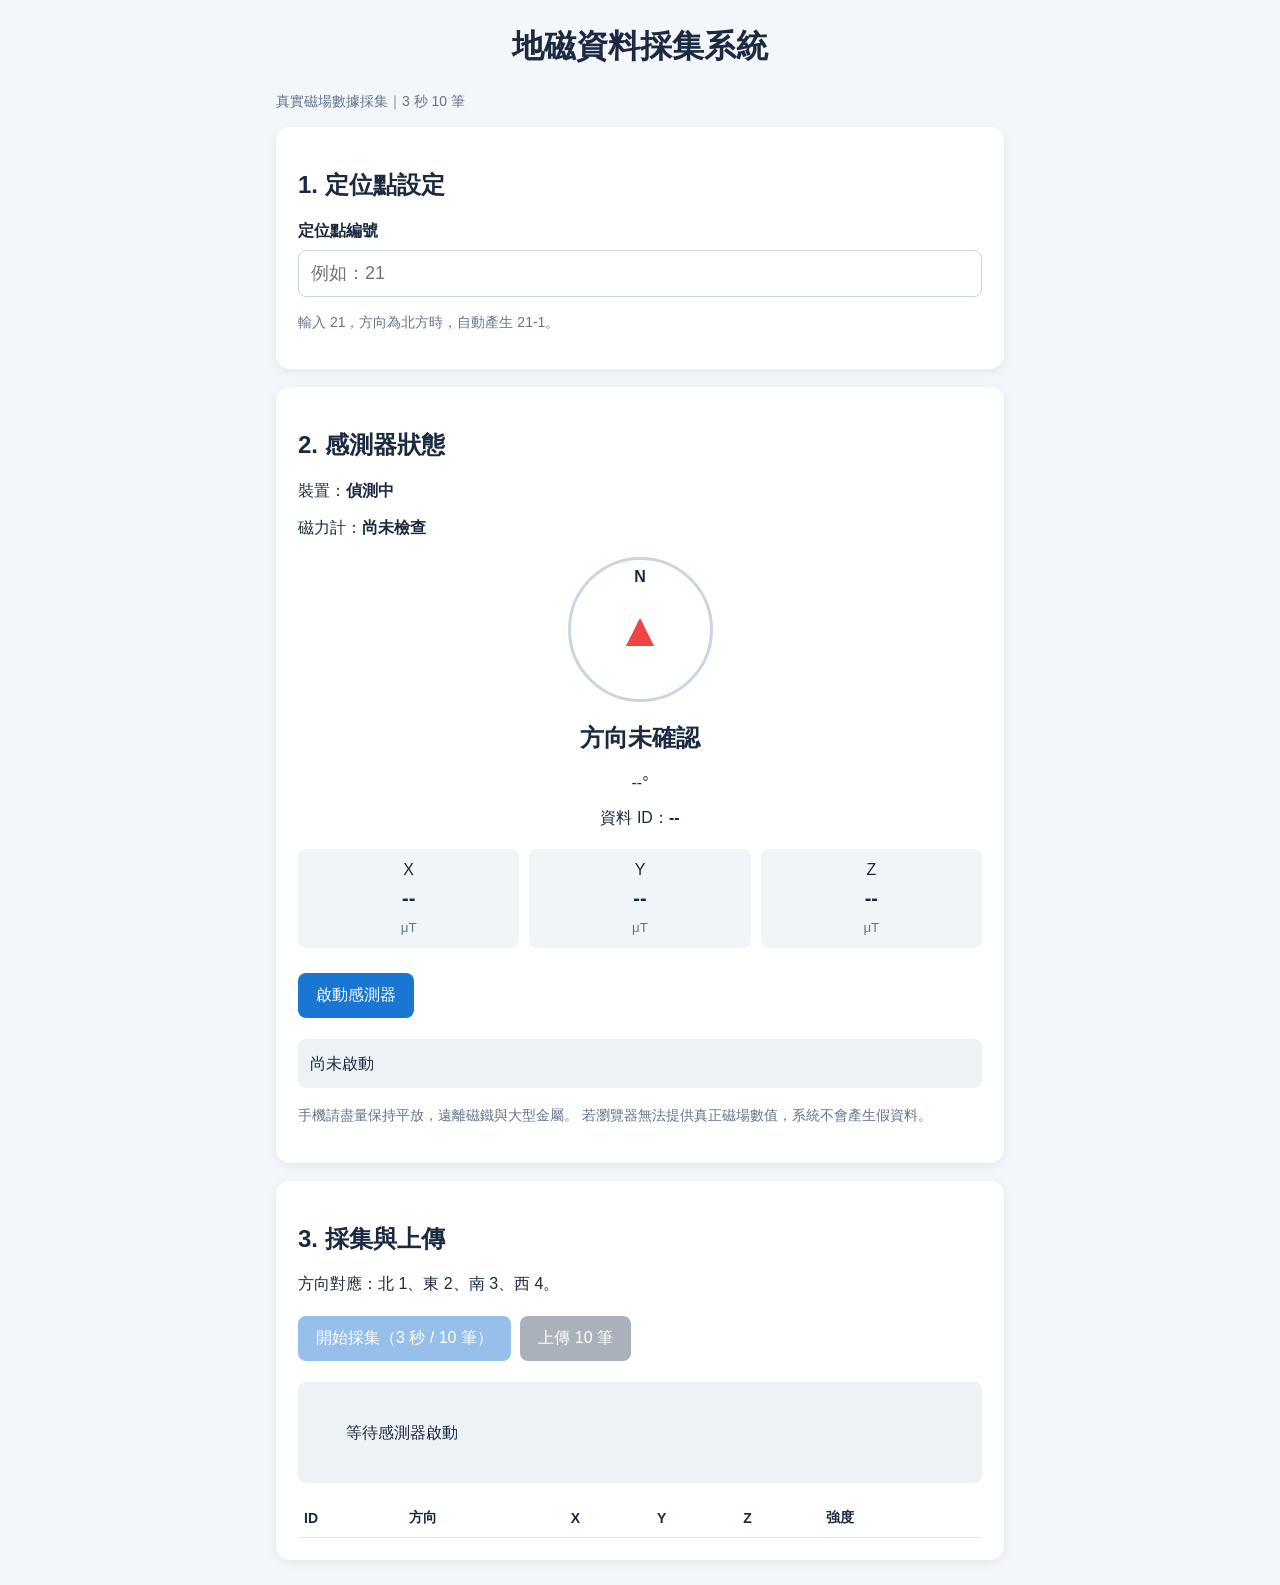
<file: admin.html>
<!DOCTYPE html>
<html lang="zh-Hant">
<head>
  <meta charset="UTF-8">
  <meta name="viewport" content="width=device-width, initial-scale=1">
  <title>地磁資料採集系統</title>
  <link rel="stylesheet" href="style.css">
</head>
<body>
  <main>
    <h1>地磁資料採集系統</h1>
    <p class="hint">真實磁場數據採集｜3 秒 10 筆</p>

    <section class="card">
      <h2>1. 定位點設定</h2>
      <label for="point">定位點編號</label>
      <input id="point" type="text"
             inputmode="numeric"
             placeholder="例如：21">
      <p class="hint">
        輸入 21，方向為北方時，自動產生 21-1。
      </p>
    </section>

    <section class="card">
      <h2>2. 感測器狀態</h2>

      <p>裝置：<strong id="device">偵測中</strong></p>
      <p>磁力計：<strong id="support">尚未檢查</strong></p>

      <div class="compass">
        <span class="north">N</span>
        <span id="needle" class="needle">▲</span>
      </div>

      <div class="center">
        <h2 id="heading">方向未確認</h2>
        <p id="degrees">--°</p>
        <p>資料 ID：<strong id="recordId">--</strong></p>
      </div>

      <div class="metrics">
        <div>X <strong id="x">--</strong><small>μT</small></div>
        <div>Y <strong id="y">--</strong><small>μT</small></div>
        <div>Z <strong id="z">--</strong><small>μT</small></div>
      </div>

      <button id="startSensors">啟動感測器</button>
      <p id="sensorStatus" class="status">尚未啟動</p>

      <p class="hint">
        手機請盡量保持平放，遠離磁鐵與大型金屬。
        若瀏覽器無法提供真正磁場數值，系統不會產生假資料。
      </p>
    </section>

    <section class="card">
      <h2>3. 採集與上傳</h2>

      <p>方向對應：北 1、東 2、南 3、西 4。</p>

      <button id="collect" disabled>
        開始採集（3 秒 / 10 筆）
      </button>

      <button id="upload" class="secondary" disabled>
        上傳 10 筆
      </button>

      <p id="collectStatus" class="status">
        等待感測器啟動
      </p>

      <div class="table-wrap">
        <table>
          <thead>
            <tr>
              <th>ID</th>
              <th>方向</th>
              <th>X</th>
              <th>Y</th>
              <th>Z</th>
              <th>強度</th>
            </tr>
          </thead>
          <tbody id="preview"></tbody>
        </table>
      </div>
    </section>
  </main>

  <script src="config.js"></script>
  <script src="magnetometer.js"></script>
  <script src="collector.js"></script>
</body>
</html>
</file>
<file: style.css>
:root {
  font-family: Arial, "Noto Sans TC", sans-serif;
  color: #1b2a40;
  background: #f3f6fb;
}

* {
  box-sizing: border-box;
}

body {
  margin: 0;
}

main {
  max-width: 760px;
  margin: 25px auto;
  padding: 0 16px;
}

h1 {
  text-align: center;
}

.card {
  background: #fff;
  padding: 22px;
  border-radius: 14px;
  margin-bottom: 18px;
  box-shadow: 0 3px 12px #00000010;
}

label {
  display: block;
  margin-bottom: 8px;
  font-weight: bold;
}

input {
  width: 100%;
  padding: 12px;
  font-size: 18px;
  border: 1px solid #cbd5e1;
  border-radius: 8px;
}

button {
  border: none;
  border-radius: 8px;
  background: #1976d2;
  color: white;
  padding: 12px 18px;
  margin: 5px 5px 5px 0;
  font-size: 16px;
  cursor: pointer;
}

button:disabled {
  opacity: .45;
  cursor: not-allowed;
}

button.secondary {
  background: #475569;
}

.hint {
  color: #64748b;
  line-height: 1.6;
  font-size: 14px;
}

.status {
  padding: 12px;
  background: #eef2f7;
  border-radius: 8px;
  line-height: 1.6;
  white-space: pre-wrap;
}

.status.good {
  background: #dcfce7;
  color: #166534;
}

.status.bad {
  background: #fee2e2;
  color: #991b1b;
}

.center {
  text-align: center;
}

.compass {
  width: 145px;
  height: 145px;
  border: 3px solid #cbd5e1;
  border-radius: 50%;
  margin: 18px auto;
  display: grid;
  place-items: center;
  position: relative;
}

.north {
  position: absolute;
  top: 8px;
  font-weight: bold;
}

.needle {
  font-size: 48px;
  color: #ef4444;
  transition: transform .2s;
}

.metrics {
  display: flex;
  gap: 10px;
  margin: 20px 0;
}

.metrics div {
  flex: 1;
  background: #f1f5f9;
  padding: 12px 6px;
  text-align: center;
  border-radius: 8px;
}

.metrics strong {
  display: block;
  margin: 8px 0;
  font-size: 20px;
}

.metrics small {
  color: #64748b;
}

.table-wrap {
  overflow-x: auto;
}

table {
  width: 100%;
  border-collapse: collapse;
  font-size: 14px;
}

th, td {
  padding: 10px 6px;
  border-bottom: 1px solid #e2e8f0;
  text-align: left;
}
</file>
